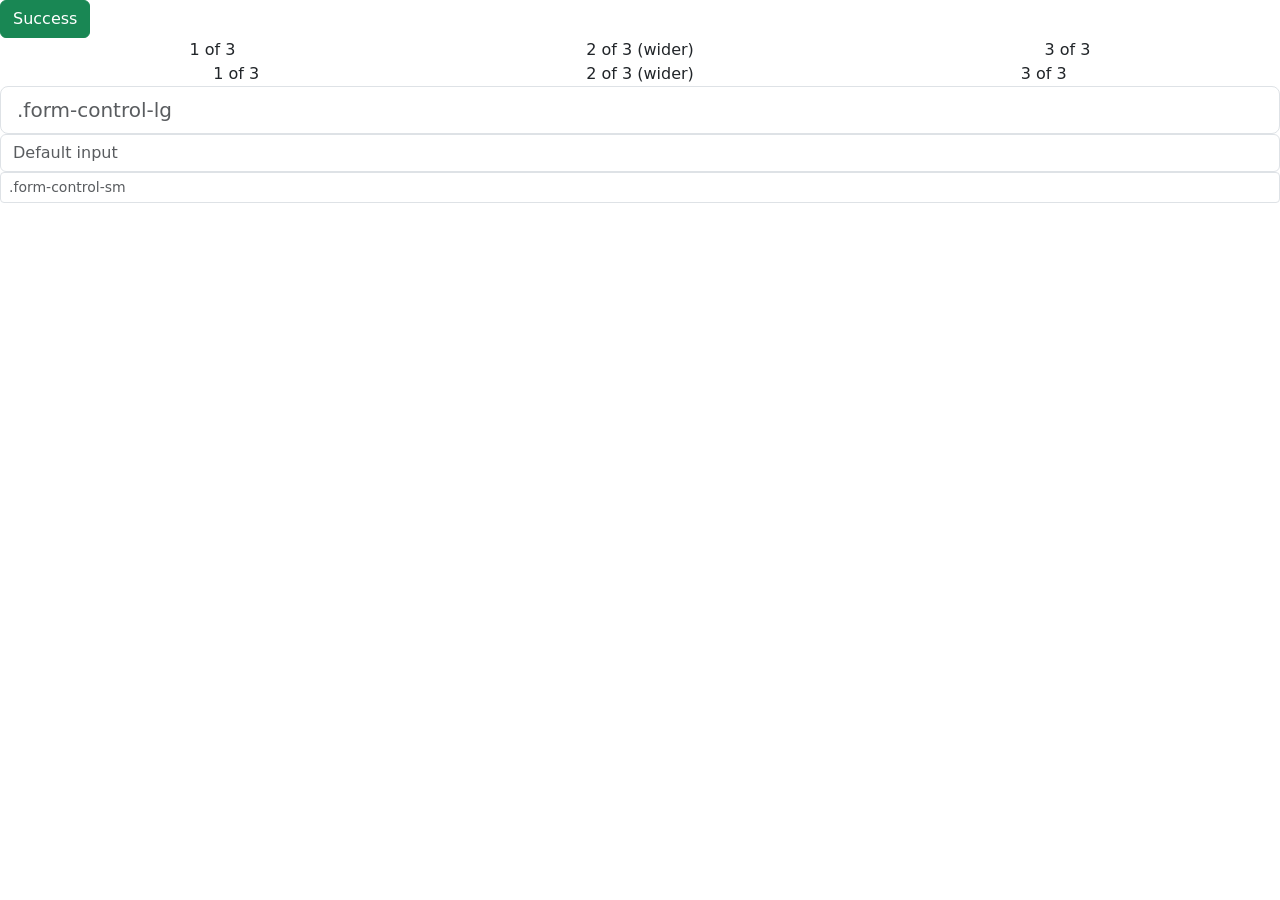
<file: bootstraps/index.html>
<!DOCTYPE html>
<html lang="en">
<head>
    <meta charset="UTF-8">
    <meta name="viewport" content="width=device-width, initial-scale=1.0">
    <title>Document</title>
    <link href="https://cdn.jsdelivr.net/npm/bootstrap@5.3.8/dist/css/bootstrap.min.css" rel="stylesheet" integrity="sha384-sRIl4kxILFvY47J16cr9ZwB07vP4J8+LH7qKQnuqkuIAvNWLzeN8tE5YBujZqJLB" crossorigin="anonymous">
</head>
<body>
 <script src="https://cdn.jsdelivr.net/npm/bootstrap@5.3.8/dist/js/bootstrap.bundle.min.js" integrity="sha384-FKyoEForCGlyvwx9Hj09JcYn3nv7wiPVlz7YYwJrWVcXK/BmnVDxM+D2scQbITxI" crossorigin="anonymous"></script>

 <button type="button" class="btn btn-success">Success</button>

 <div class="container text-center">
  <div class="row">
    <div class="col">
      1 of 3
    </div>
    <div class="col-6">
      2 of 3 (wider)
    </div>
    <div class="col">
      3 of 3
    </div>
  </div>
  <div class="row">
    <div class="col">
      1 of 3
    </div>
    <div class="col-5">
      2 of 3 (wider)
    </div>
    <div class="col">
      3 of 3
    </div>
  </div>
</div>

<input class="form-control form-control-lg" type="text" placeholder=".form-control-lg" aria-label=".form-control-lg example">
<input class="form-control" type="text" placeholder="Default input" aria-label="default input example">
<input class="form-control form-control-sm" type="text" placeholder=".form-control-sm" aria-label=".form-control-sm example">


</body>
</html>
</file>
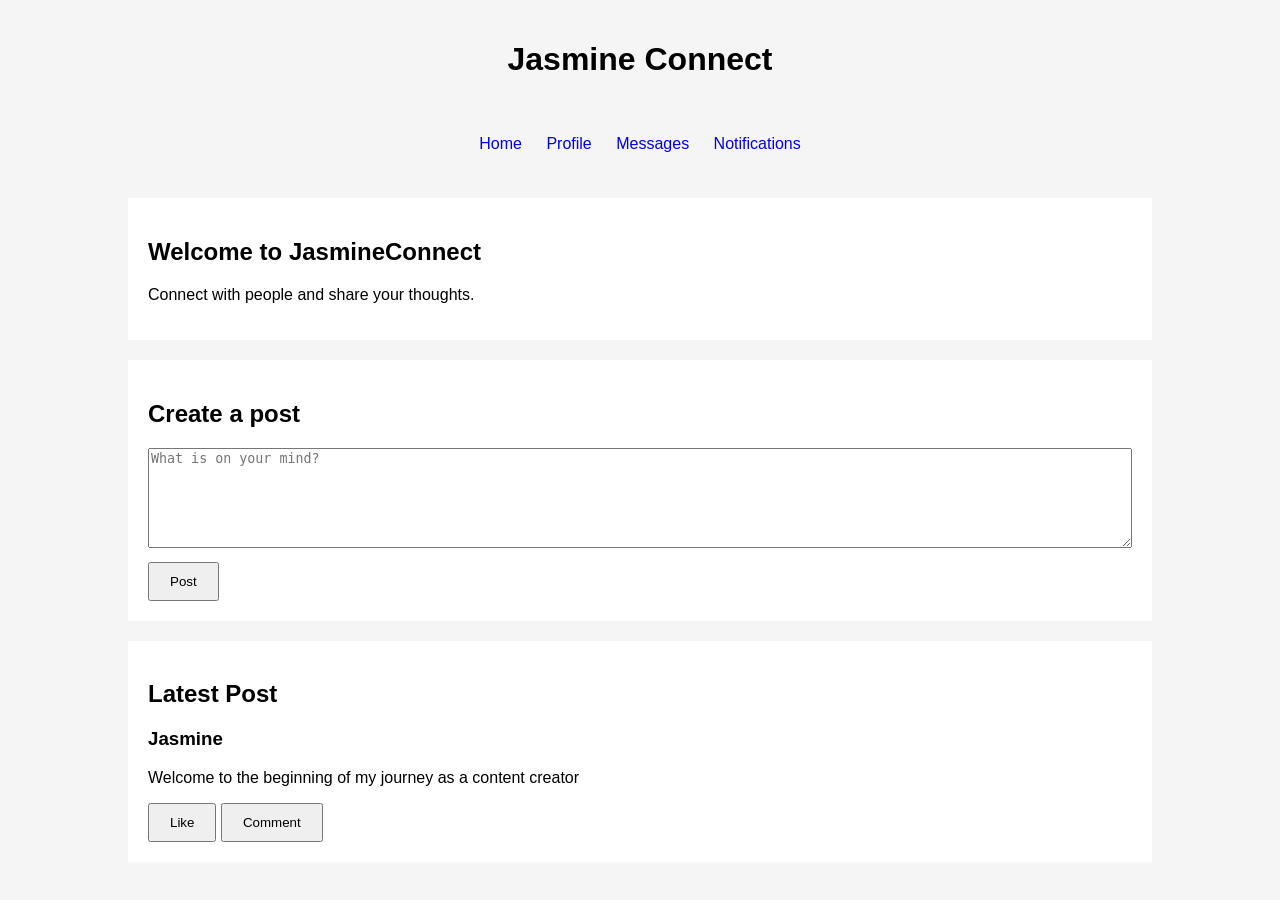
<file: Jasmine_Connect/index.html>
<!DOCTYPE html>
<html lang="en">
<head>
    <meta charset="UTF-8">
    <meta name="viewport" content="width=device-width, initial-scale=1.0">
    <title>Jasmine Connect</title>
    <link rel="stylesheet" href="styles.css">    
</head>
<body>

    <header>
        <h1>Jasmine Connect</h1>
    </header>

    <nav>
        <a href="#">Home</a>
        <a href="#">Profile</a>
        <a href="#">Messages</a>
        <a href="#">Notifications</a>
    </nav>

    <main>
        <section>
            <h2>Welcome to JasmineConnect</h2>
            <p>Connect with people and share your thoughts.</p>
        </section>

        <section>
            <h2>Create a post</h2>

            <textarea placeholder="What is on your mind?"></textarea>

            <button>Post</button>
        </section>

        <section>
            <h2>Latest Post</h2>

            <article>
                <h3>Jasmine</h3>
                <p>Welcome to the beginning of my journey as a content creator</p>
                <button>Like</button>
                <button>Comment</button> 
            </article>
        </section>
    </main>
</body>
</html>
</file>
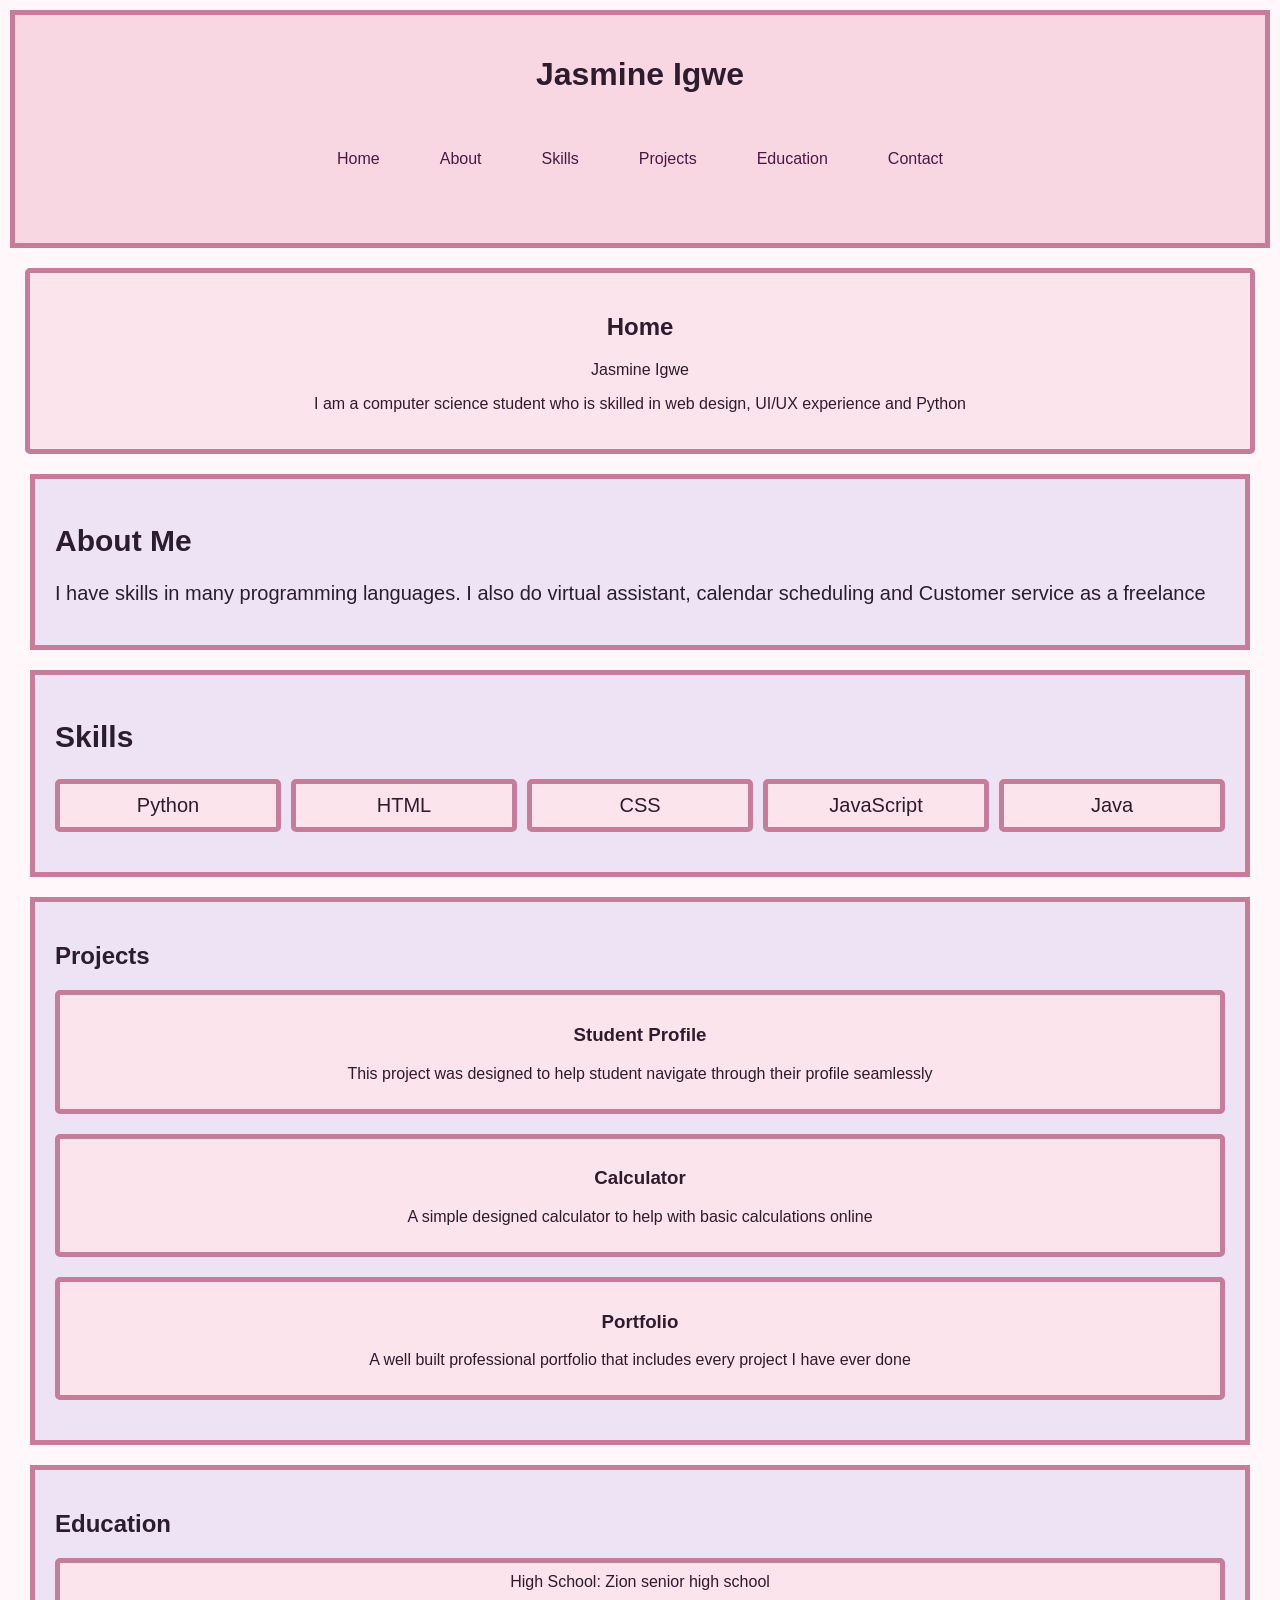
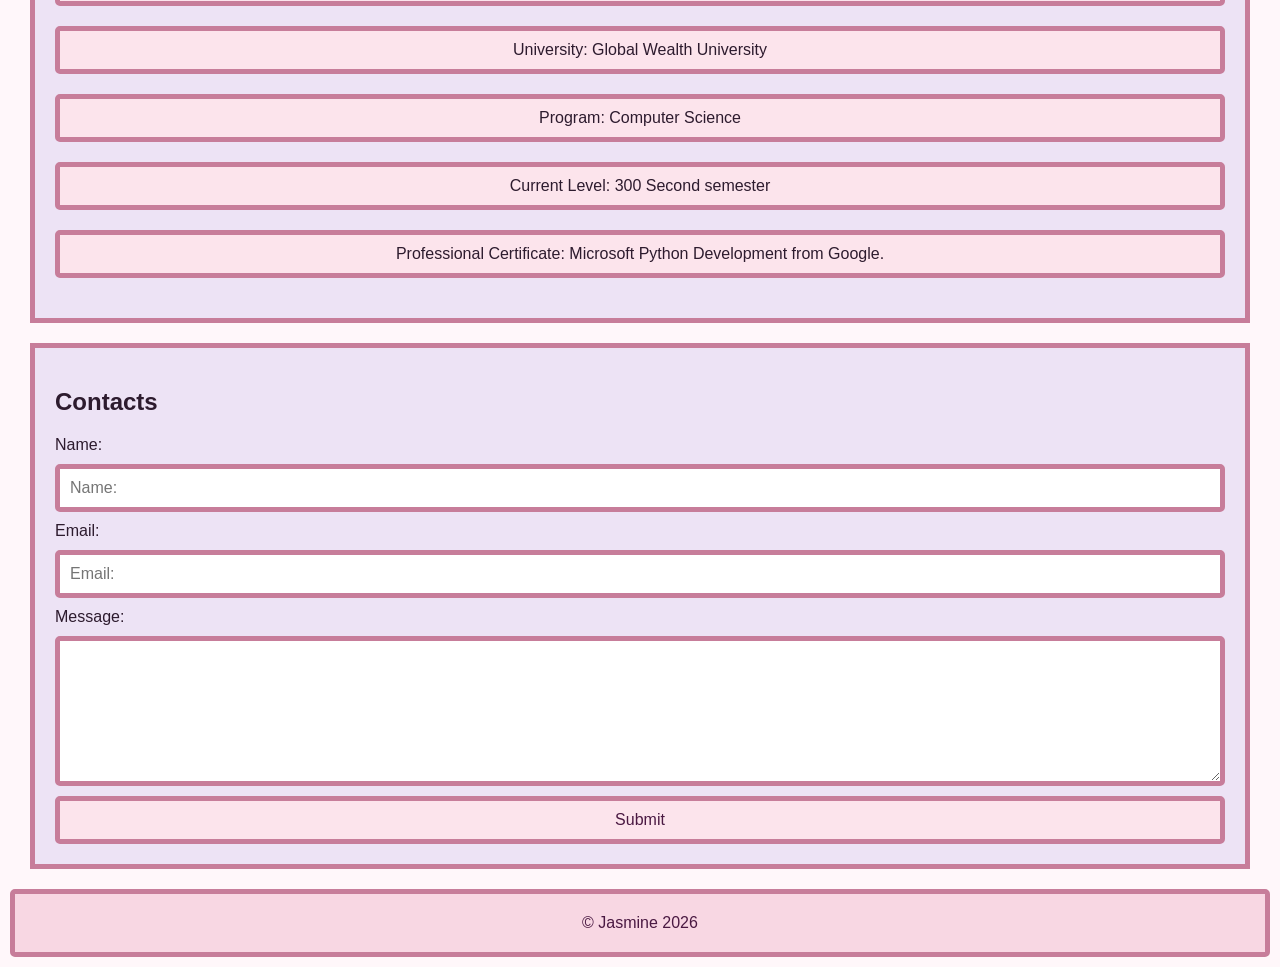
<file: Personal Profile Website/index.html>
<!DOCTYPE html>
<html lang="en">
<head>
    <meta charset="UTF-8">
    <meta name="viewport" content="width=device-width, initial-scale=1.0">
    <title>Document</title>
    <link rel="stylesheet" href="styles.css">
</head>
<body>

    <header>
        

        <h1>Jasmine Igwe</h1>

        
    <nav>
        <a href="#home">Home</a>
        <a href="#about">About</a>
        <a href="#skills">Skills</a>
        <a href="#projects">Projects</a>
        <a href="#education">Education</a>
        <a href="#contact">Contact</a>
    </nav>

    </header>
    <p>

    <main>

        <section id="home">
            <h2>Home</h2>
            <p>Jasmine Igwe</p>
            <p>I am a computer science student who is skilled in web design, UI/UX experience and Python</p>
        </section>

         <section id="about">
            <h2>About Me</h2>
            <p>I have skills in many programming languages. I also do virtual assistant, calendar scheduling and Customer service as a freelance</p>
         </section>

          <section id="skills">
            <h2>Skills</h2>
            <ul>
                <li>Python</li>
                <li>HTML</li>
                <li>CSS</li>
                <li>JavaScript</li>
                <li>Java</li>
            </ul>
          </section>

           <section id="projects">
            <h2>Projects</h2>

            <div>
                <h3>Student Profile</h3>
                <p>This project was designed to help student navigate through their profile seamlessly</p>
            </div>

            <div>
                <h3>Calculator</h3>
                <p>A simple designed calculator to help with basic calculations online</p>
            </div>

            <div>
                <h3>Portfolio</h3>
                <p>A well built professional portfolio that includes every project I have ever done</p>
            </div>
           </section>

            <section id="education">
                <h2>Education</h2>
                <p>High School: Zion senior high school</p>
                <p>University: Global Wealth University</p>
                <p>Program: Computer Science</p>
                <p>Current Level: 300 Second semester</p>
                <p>Professional Certificate: Microsoft Python Development from Google.</p>
            </section>

             <section id="contact">
                <h2>Contacts</h2>

                <form>
                <label for="name">Name: </label>
                <input id="name" type="text" placeholder="Name: ">

                <label for="email">Email: </label>
                <input id="email" type="email" placeholder="Email: ">

                <label for="text-area">Message: </label>
                <textarea id="text-area"></textarea>

                <button>Submit</button>
                </form>
             </section>



    </main>

    <footer> &copy; Jasmine 2026</footer>
</body>
</html>
</file>
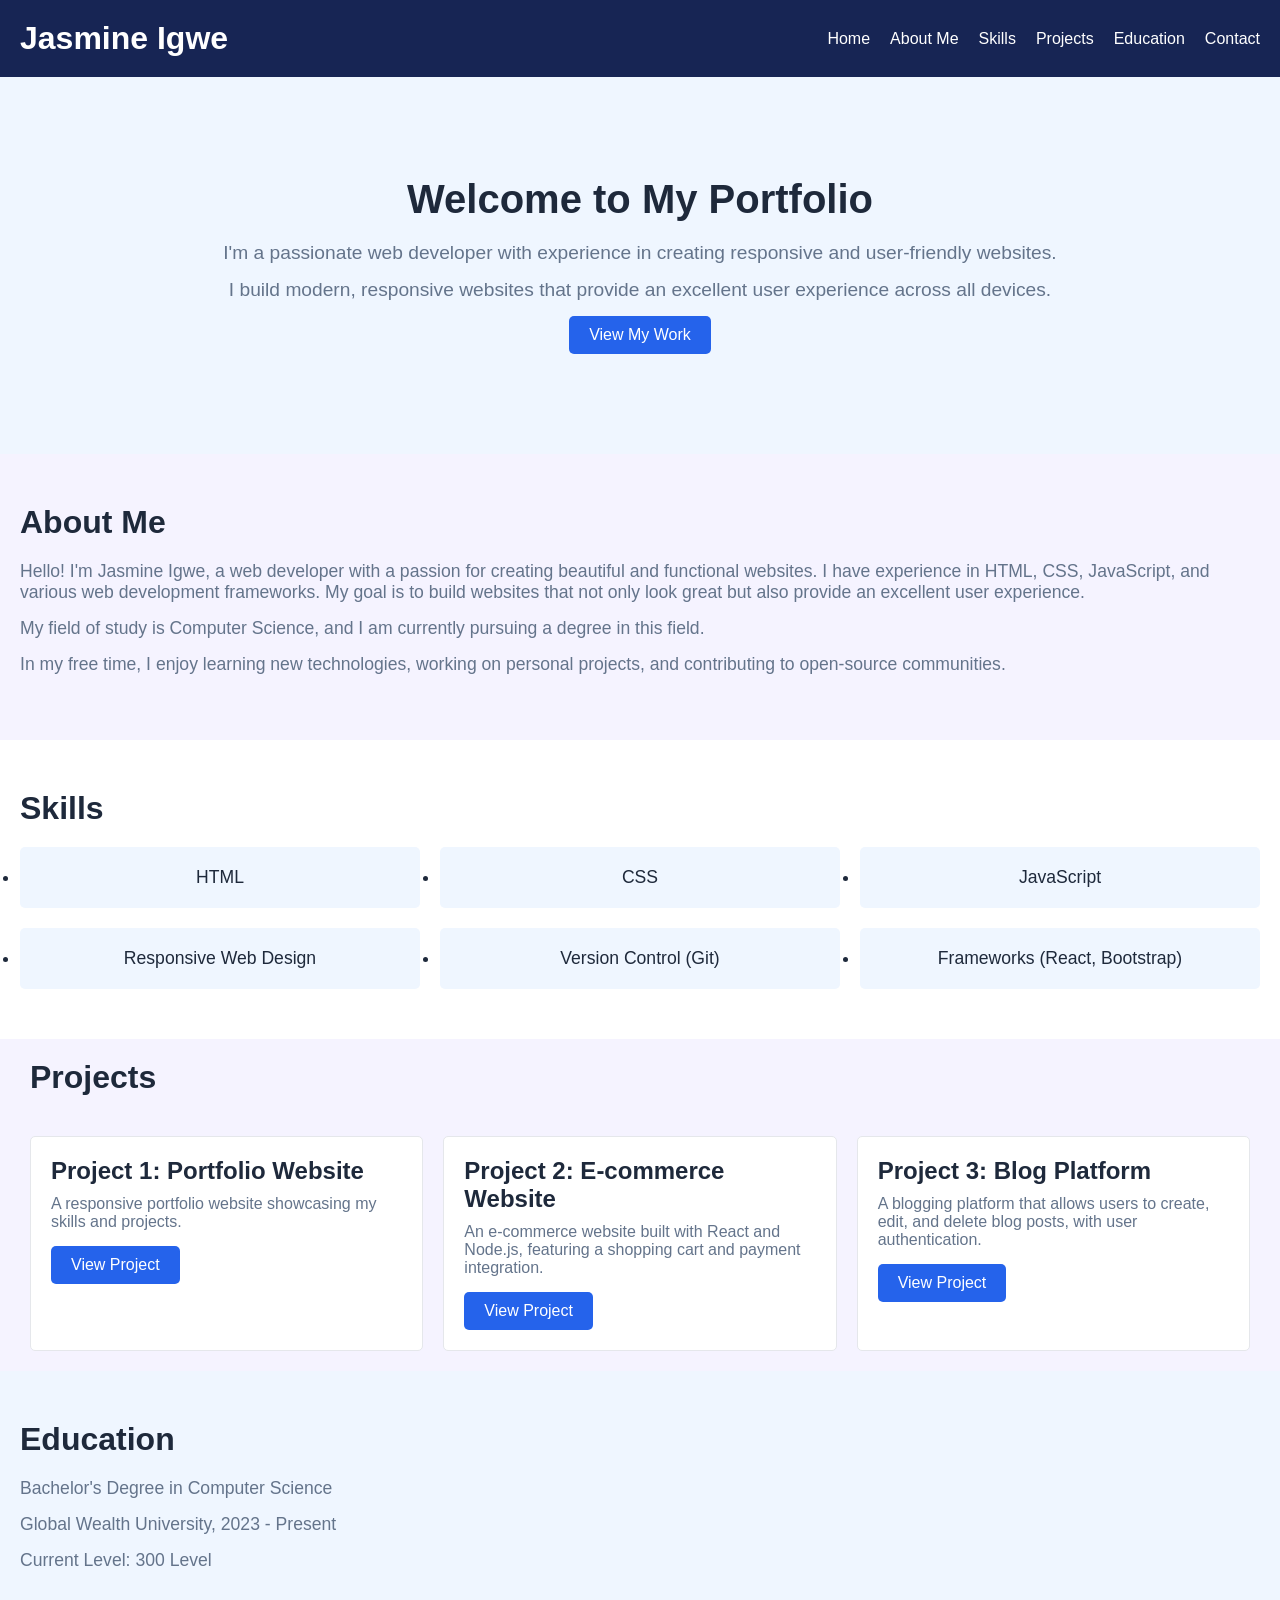
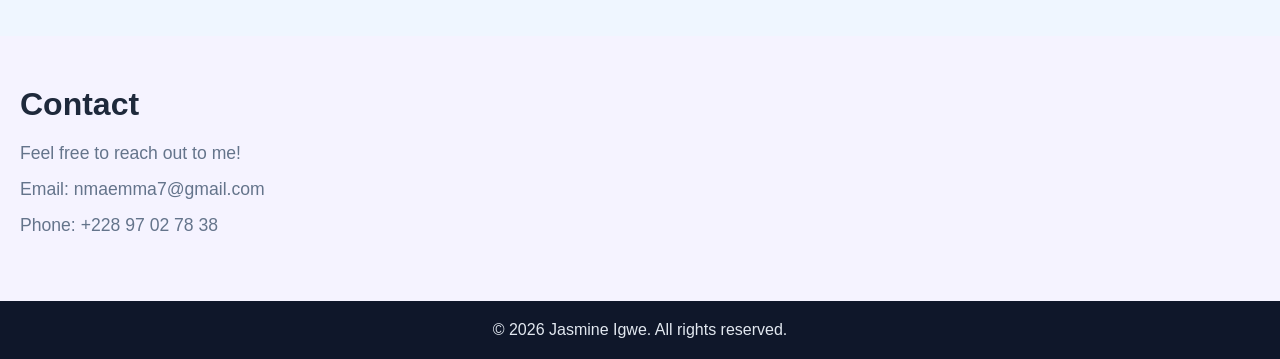
<file: Responsive Portfolio website/index.html>
<!DOCTYPE html>
    <html lang="en">
    <head>
        <meta charset="UTF-8">
        <meta name="viewport" content="width=device-width, initial-scale=1.0">
        <title>Responsive Website</title>
        <link rel="stylesheet" href="style.css">
    </head>
    <body>
        <header>
            <h1>Jasmine Igwe</h1>
            <nav>
                <a href="#hero">Home</a>
                <a href="#about-me">About Me</a>    
                <a href="#skills">Skills</a>
                <a href="#projects">Projects</a>
                <a href="#education">Education</a>
                <a href="#contact">Contact</a>
            </nav>
        </header>


        <main>
            <section id="hero">
                <h2>Welcome to My Portfolio</h2>
                <p>I'm a passionate web developer with experience in creating responsive and user-friendly websites.</p>
                <p>I build modern, responsive websites that provide an excellent user experience across all devices.</p>
                <a href="#projects">View My Work</a>

            </section>

            <section id="about-me">
                <h2>About Me</h2>
                <p>Hello! I'm Jasmine Igwe, a web developer with a passion for creating beautiful and functional websites. I have experience in HTML, CSS, JavaScript, and various web development frameworks. My goal is to build websites that not only look great but also provide an excellent user experience.</p>
                <p>My field of study is Computer Science, and I am currently pursuing a degree in this field.</p>
                <p>In my free time, I enjoy learning new technologies, working on personal projects, and contributing to open-source communities.</p>

            </section>

            <section id="skills">
                <h2>Skills</h2>
                <ul>
                    <li>HTML</li>
                    <li>CSS</li>
                    <li>JavaScript</li>
                    <li>Responsive Web Design</li>
                    <li>Version Control (Git)</li>
                    <li>Frameworks (React, Bootstrap)</li>
                </ul>
            </section>

            <section id="projects">
                <h2>Projects</h2>
                <div class="project">
                    <h3>Project 1: Portfolio Website</h3>
                    <p>A responsive portfolio website showcasing my skills and projects.</p>
                    <a href="#">View Project</a>
                </div>
                <div class="project">
                    <h3>Project 2: E-commerce Website</h3>
                    <p>An e-commerce website built with React and Node.js, featuring a shopping cart and payment integration.</p>
                    <a href="#">View Project</a>
                </div>
                <div class="project">
                    <h3>Project 3: Blog Platform</h3>
                    <p>A blogging platform that allows users to create, edit, and delete blog posts, with user authentication.</p>
                    <a href="#">View Project</a>
                </div>
            </section>

            <section id="education">
                <h2>Education</h2>
                <p>Bachelor's Degree in Computer Science</p>
                <p>Global Wealth University, 2023 - Present</p>
                <p>Current Level: 300 Level</p>
            </section>

            <section id="contact">
                <h2>Contact</h2>
                <p>Feel free to reach out to me!</p>
                <p>Email: nmaemma7@gmail.com</p>
                <p>Phone: +228 97 02 78 38</p>
            </section>
        </main>

        <footer>&copy; 2026 Jasmine Igwe. All rights reserved.</footer>
    </body>
    </html>
</file>
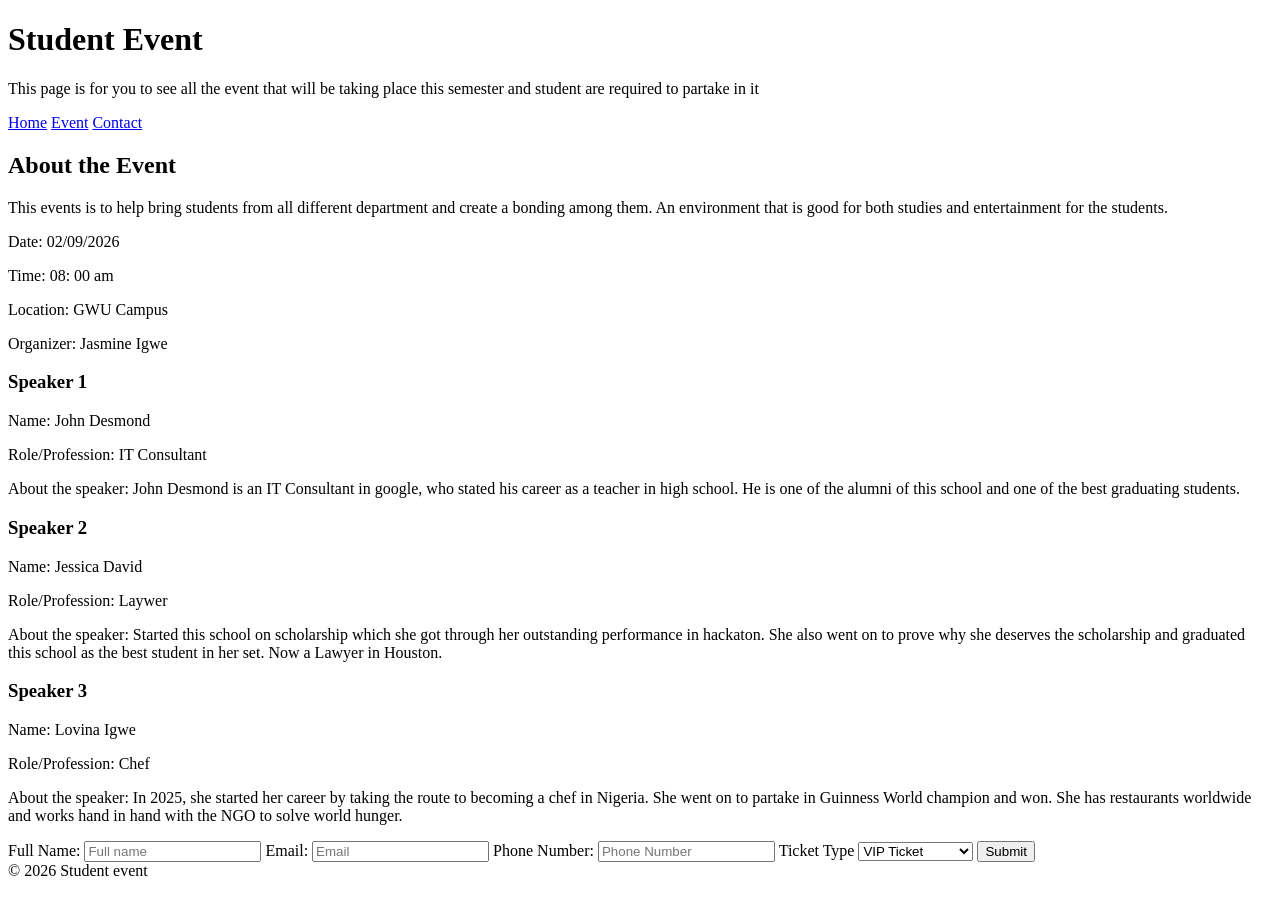
<file: Student_Event/index.html>
<!DOCTYPE html>
<html lang="en">
<head>
    <meta charset="UTF-8">
    <meta name="viewport" content="width=device-width, initial-scale=1.0">
    <title>Student Event</title>
</head>
<body>
    <header>
        <h1>Student Event</h1>
        <p>This page is for you to see all the event that will be taking place this semester and student are required to partake in it</p>
    </header>

    <nav>
        <a href="#">Home</a>
        <a href="#">Event</a>
        <a href="#">Contact</a>
    </nav>

    <main>
        <h2>About the Event</h2>
        <p>This events is to help bring students from all different department and create a bonding among them. An environment that is good for both studies and entertainment for the students. </p>
    

    <section>
        <p>Date: 02/09/2026</p>
        <p>Time: 08: 00 am</p>
        <p>Location: GWU Campus</p>
        <p>Organizer: Jasmine Igwe</p>
    </section>

    <section>
    <article>
        <h3>Speaker 1</h3>
        <p>Name: John Desmond</p>
        <p>Role/Profession: IT Consultant </p>
        <p>About the speaker: John Desmond is an IT Consultant in google, who stated his career as a teacher in high school. He is one of the alumni of this school and one of the best graduating students.</p>
    </article>

    <article>
        <h3>Speaker 2</h3>
        <p>Name: Jessica David</p>
        <p>Role/Profession: Laywer</p>
        <p>About the speaker: Started this school on scholarship which she got through her outstanding performance in hackaton. She also went on to prove why she deserves the scholarship and graduated this school as the best student in her set. Now a Lawyer in Houston.</p>
    </article>

    <article>
        <h3>Speaker 3</h3>
        <p>Name: Lovina Igwe</p>
        <p>Role/Profession: Chef</p>
        <p>About the speaker: In 2025, she started her career by taking the route to becoming a chef in Nigeria. She went on to partake in Guinness  World champion and won. She has restaurants worldwide and works hand in hand with the NGO to solve world hunger.</p>
    </article>
    </section>

    <section>
    <form>
        <label for="full-name">Full Name: </label>
        <input id="full-name" placeholder="Full name" type="text">
        
        <label for="email">Email: </label>
        <input id="email" placeholder="Email" type="email">
        
        <label for="phone-number">Phone Number: </label>
        <input id="phone-number" placeholder="Phone Number" type="tel">

        <label for="ticket">Ticket Type</label>
        <select id="ticket">
            <option >VIP Ticket</option>
            <option >Standard Ticket</option>
            <option >Basic Ticket</option>
        </select>
        
        
        <button>Submit</button>

        
    </form>
    </section>
    </main>
    <footer>© 2026 Student event</footer>
</body>
</html>
</file>
<file: Jasmine_Connect/styles.css>
body {
    font-family: Arial, sans-serif;
    margin: 0;
    background-color: #f5f5f5;
}

header {
    padding: 20px;
    text-align: center;
}

nav {
    padding: 15px;
    text-align: center;
}

nav a {
    margin: 0 10px;
    text-decoration: none;
}

main {
    width: 80%;
    margin: 30px auto;
}

section {
    background-color: white;
    padding: 20px;
    margin-bottom: 20px;
}

textarea {
    width: 100%;
    height: 100px;
    margin-bottom: 10px;
    box-sizing: border-box;
}

button {
    padding: 10px 20px;
    cursor: pointer;
}
</file>
<file: Personal Profile Website/styles.css>
:root{
    --main-color: #FCE4EC;

}

* {
    box-sizing: border-box;
}

body {
    margin: 10px;
    background-color: #FFF7FA;
    color: #2D1B2E;
    font-family: sans-serif, serif, Arial;
}

header {
    background-color: #F8D7E3;
    padding: 20px;
    text-align: center;
    border: 5px solid #C77D9A;
    margin-bottom: 20px;
}

nav {
    display: flex;
    flex-direction: row;
    padding: 20px;
    gap: 30px;
    margin: 20px;
    justify-content: center;
    flex-wrap: wrap;
    color: #4A1942;
}

nav a {
    text-decoration: none;
    color: #4A1942;
    padding: 15px;
    transition: 0.5s;
    border-radius: 5px;
}

nav a:hover {
    background-color: #FFFFFF;
}

#home {
    margin: 15px;
    background-color: #FCE4EC;
    border: 5px solid #C77D9A;
    text-align: center;
    border-radius: 5px;
    padding: 20px;
    max-width: 1500px;
}

#about {
    padding: 20px;
    background-color: #EDE3F5;
    border: 5px solid #C77D9A;
    margin: 20px;
    font-size: 20px;
    max-width: 1500px;
    transition: 0.5s;
}

#about:hover {
    background-color: #F9EAF0;
}

#skills {
    padding: 20px;
    background-color: #EDE3F5;
    border: 5px solid #C77D9A;
    margin: 20px;
    font-size: 20px;
    max-width: 1500px;
    transition: 0.5s;
    
}

#skills ul {
    gap: 10px;
    display: grid;
    grid-template-columns: repeat(auto-fit, minmax(150px, 1fr));
    list-style-type: none;
    padding: 0;
}

#skills li {
    background-color: #FCE4EC;
    border: 5px solid #C77D9A;
    padding: 10px;
    transition: 0.5s;
    text-align: center;
    border-radius: 5px;
}
#skills li:hover {
    background-color: #FFFFFF;
}

#projects {
    padding: 20px;
    background-color: #EDE3F5;
    border: 5px solid #C77D9A;
    margin: 20px;
    max-width: 1500px;
    transition: 0.5s;
}

#projects div {
    background-color: #FCE4EC;
    border: 5px solid #C77D9A;
    padding: 10px;
    transition: 0.5s;
    text-align: center;
    border-radius: 5px;
    margin-bottom: 20px;
}

#projects div:hover {
    background-color: #FFFFFF;
}

#education {
    padding: 20px;
    background-color: #EDE3F5;
    border: 5px solid #C77D9A;
    margin: 20px;
    max-width: 1500px;
    transition: 0.5s;
}

#education p {
    background-color: #FCE4EC;
    border: 5px solid #C77D9A;
    padding: 10px;
    transition: 0.5s;
    text-align: center;
    border-radius: 5px;
    margin-bottom: 20px;
}

#education p:hover {
    background-color: #FFFFFF;
}

#contact {
    padding: 20px;
    background-color: #EDE3F5;
    border: 5px solid #C77D9A;
    margin: 20px;
    max-width: 1500px;
    transition: 0.5s;
}

#contact form {
    display: flex;
    flex-direction: column;
    gap: 10px;
}

#contact input {
    padding: 10px;
    border: 5px solid #C77D9A;
    border-radius: 5px;
    font-size: 16px;
}

#contact textarea {
    padding: 10px;
    border: 5px solid #C77D9A;
    border-radius: 5px;
    font-size: 16px;
    min-height: 150px;
}

#contact button {
    padding: 10px;
    background-color: #FCE4EC;
    border: 5px solid #C77D9A;
    color: #4A1942;
    border-radius: 5px;
    font-size: 16px;
    cursor: pointer;
    transition: 0.5s;
}

#contact button:hover {
    background-color: #FFFFFF;
}

footer {
    background-color: #F8D7E3;
    padding: 20px;
    text-align: center;
    border: 5px solid #C77D9A;
    color: #4A1942;
    border-radius: 5px;
    margin-top: 20px;
}
</file>
<file: Responsive Portfolio website/style.css>
* {
    padding: 0;
    margin: 0;
}

body {
    font-family: Arial, sans-serif;
    background-color: #F8FAFC;
    color: #1E293B;
}

header {
    display: flex;
    justify-content: space-between;
    flex-direction: row;
    align-items: center;
    gap: 20px;
    background-color: #172554;
    color: #FFFFFF;
    padding: 20px;
}

nav {
    display: flex;
    gap: 20px;
}

nav a {
     text-decoration: none;
    color: #FFFFFF;
}

nav a:hover{
    color: #7C3AED;
}

#hero {
    background-color: #EFF6FF;
    text-align: center;
    padding: 100px 20px;
}

#hero h2{
    font-size: 2.5em;
    margin-bottom: 20px;
    color: #1E293B;
}

#hero p{
    font-size: 1.2em;
    color: #64748B;
    margin-bottom: 15px;
}

#hero a {
    background-color: #2563EB;
    color: #FFFFFF;
    padding: 10px 20px;
    text-decoration: none;
    border-radius: 5px;
    display: inline-block;
}

#hero a:hover {
    background-color: #1D4ED8;
}

#about-me {
    background-color: #F5F3FF;
    padding: 50px 20px;
}

#about-me h2 {
    font-size: 2em;
    margin-bottom: 20px;
    color: #1E293B;
}

#about-me p {
    font-size: 1.1em;
    color: #64748B;
    margin-bottom: 15px;
}

#skills {
    background-color: #FFFFFF;
    padding: 50px 20px;

}

#skills ul{
    display: grid;
    grid-template-columns: repeat(3, 1fr);
    gap: 20px;
}

#skills li{
    background-color: #EFF6FF;
    padding: 20px;
    border-radius: 5px;
    text-align: center;
    font-size: 1.1em;
    color: #1E293B;
}

#skills h2 {
    font-size: 2em;
    margin-bottom: 20px;
    color: #1E293B;
}

#projects {
    background-color: #F5F3FF;
    padding: 20px 30px;
    display: grid;
    grid-template-columns: repeat(3, 1fr);
    gap: 20px;
}

#projects h2 {
    font-size: 2em;
    margin-bottom: 20px;
    color: #1E293B;
    grid-column: span 3;
}

.project {
    background-color: #FFFFFF;
    padding: 20px;
    border: 1px solid #E5E7EB;
    border-radius: 5px;
}

.project h3 {
    font-size: 1.5em;
    margin-bottom: 10px;
    color: #1E293B;
}

.project p {
    font-size: 1em;
    color: #64748B;
    margin-bottom: 15px;
}

.project a {
    background-color: #2563EB;
    color: #FFFFFF;
    padding: 10px 20px;
    text-decoration: none;
    border-radius: 5px;
    display: inline-block;
}

.project a:hover {
    background-color: #1D4ED8;
}

#education {
    background-color: #EFF6FF;
    padding: 50px 20px;
    
}

#education h2 {
    font-size: 2em;
    margin-bottom: 20px;
    color: #1E293B;
}

#education p {
    font-size: 1.1em;
    color: #64748B;
    margin-bottom: 15px;
}

#contact {
    background-color: #F5F3FF;
    padding: 50px 20px;
}

#contact h2 {
    font-size: 2em;
    margin-bottom: 20px;
    color: #1E293B;
}

#contact p {
    font-size: 1.1em;
    color: #64748B;
    margin-bottom: 15px;
}

footer {
    background-color: #0F172A;
    color: #E2E8F0;
    text-align: center;
    padding: 20px;
}
</file>
